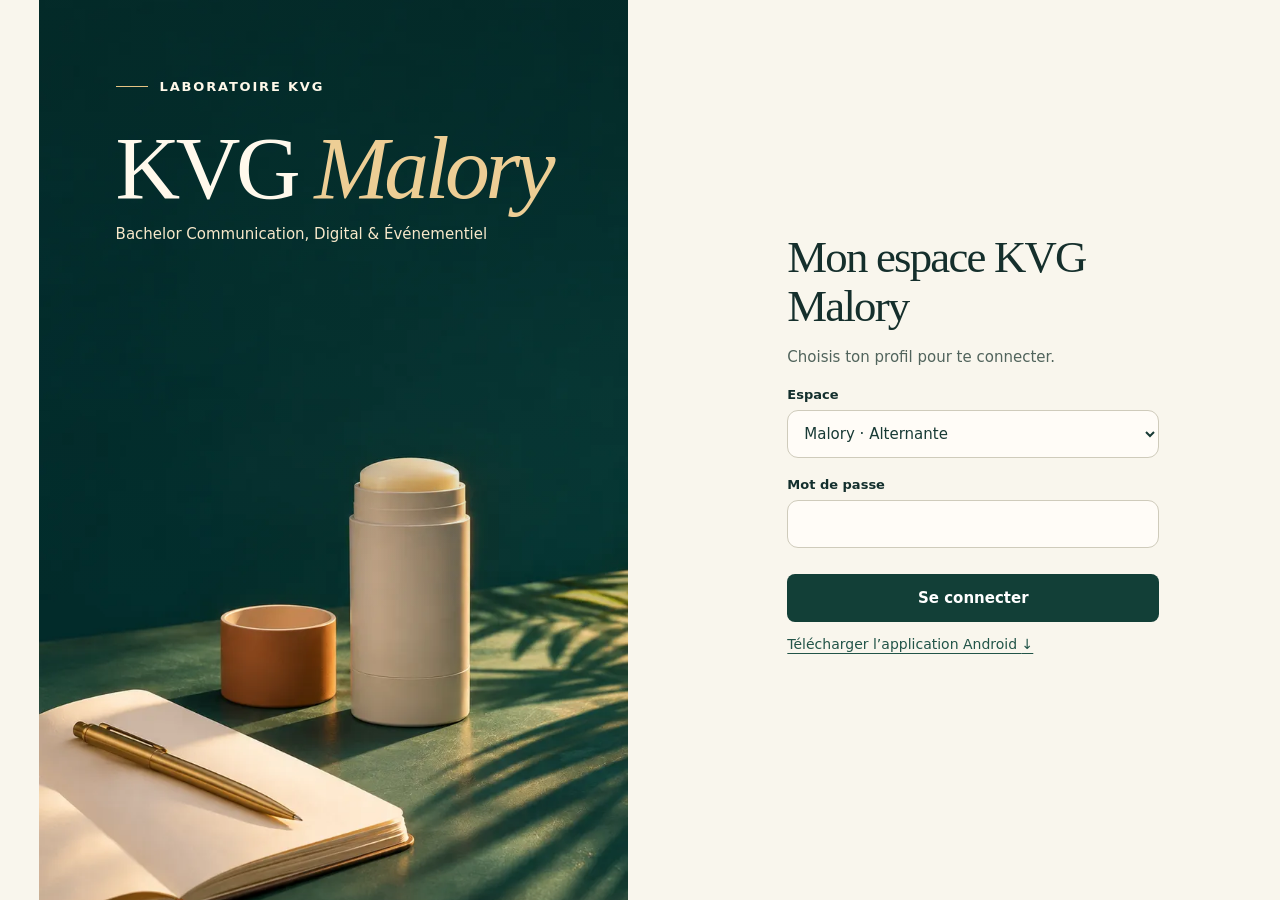
<file: malory/index.html>
<!DOCTYPE html>
<html lang="fr">
<head>
<meta charset="UTF-8"><meta name="referrer" content="no-referrer"><meta http-equiv="Content-Security-Policy" content="default-src 'none'; style-src 'self' 'unsafe-inline'; img-src 'self' data:; script-src 'self'; connect-src 'self' https://script.google.com https://script.googleusercontent.com https://*.googleusercontent.com; base-uri 'none'; object-src 'none'; frame-src 'none'; form-action 'none'">
<meta name="viewport" content="width=device-width, initial-scale=1, viewport-fit=cover">
<meta name="theme-color" content="#0d2933">
<title>KVG Malory</title>
<meta name="application-name" content="KVG Malory">
<link rel="stylesheet" href="style.css?v=5">
</head>
<body>
<div id="loading" class="loading hidden" role="status" aria-live="polite"></div>
<section id="auth" class="login"><div class="cover-pane"><div class="cover-brand">LABORATOIRE KVG</div><h1 class="cover-title">KVG <em>Malory</em></h1><p class="cover-sub">Bachelor Communication, Digital &amp; Événementiel</p></div><div class="login-card">
 <h2>Mon espace KVG Malory</h2><p class="muted">Choisis ton profil pour te connecter.</p>
 <form id="loginForm"><div class="form-field"><label for="role">Espace</label><select id="role" name="role"><option value="MALORY">Malory · Alternante</option><option value="VANESSA">Vanessa · Formation</option><option value="GUILLAUME">Administration · Évaluation et accès</option></select></div>
 <div class="form-field"><label for="pin">Mot de passe</label><input id="pin" name="pin" type="password" autocomplete="current-password" minlength="6" required></div>
 <button type="submit" class="btn full" style="margin-top:13px">Se connecter</button></form>
 <div class="msg hidden" id="loginMsg" role="status"></div>
 <a class="apk-link" href="KVG-Malory.apk" download>Télécharger l’application Android <span aria-hidden="true">↓</span></a>
 
</div></section>
<section id="accessPanel" class="login hidden" aria-labelledby="accessTitle">
 <div class="login-card access-card">
  <div class="brand"><div class="logo">KVG</div><div><strong>LABORATOIRE KVG</strong><div class="small muted">Administration</div></div></div>
  <h1 id="accessTitle">Administration</h1><section class="dk-gael"><h2>Compétences de Malory</h2><button type="button" class="btn secondary" id="notesGael">Évaluer sur 100</button></section><section class="dk-gael"><h2>Compte vendeuse</h2><button type="button" class="btn secondary" id="lierVendeuse">Relier le compte KVG Vendeuse</button></section><h2>Gestion des accès</h2>
  <p class="muted">Choisis un compte pour définir son mot de passe.</p>
  <form id="accessForm">
   <div class="form-field"><label for="accessTarget">Compte à modifier</label><select id="accessTarget" required><option value="">Choisir un compte</option><option value="MALORY">Malory</option><option value="VANESSA">Vanessa</option><option value="GUILLAUME">Administration (mon compte)</option></select></div>
   <div class="form-field hidden" id="currentAccessWrap"><label for="currentAccess">Mon mot de passe actuel</label><input id="currentAccess" type="password" autocomplete="current-password"></div>
   <div class="form-field"><label for="newAccess">Nouveau mot de passe</label><input id="newAccess" type="password" autocomplete="new-password" minlength="8" maxlength="72" required aria-describedby="accessHint"><small class="muted" id="accessHint">8 caractères minimum.</small></div>
   <div class="form-field"><label for="confirmAccess">Confirmer le nouveau mot de passe</label><input id="confirmAccess" type="password" autocomplete="new-password" minlength="8" maxlength="72" required></div>
   <div class="access-tools"><button type="button" class="btn sm secondary" id="generateAccess">Générer un mot de passe</button><button type="button" class="btn sm ghost" id="showAccess" aria-pressed="false">Afficher</button></div>
   <button type="submit" id="saveAccess" class="btn full" disabled>Enregistrer le mot de passe</button>
  </form>
  <p id="accessMsg" class="msg hidden" role="status" aria-live="polite"></p>
  <button hidden data-bio type="button" class="btn sm secondary" id="bioAdmin">Activer l’empreinte</button> <button type="button" id="exitAccess" class="btn sm ghost">Se déconnecter</button>
 </div>
</section>

<div id="app" class="app hidden"><header class="top"><div class="brand"><div class="logo">KVG</div><div><strong>KVG MALORY</strong><small>Communication · Digital · Événementiel</small></div></div><div class="top-actions"><span class="small top-name" id="profileName"></span><button hidden data-bio class="btn sm" id="bioHeader" type="button">Activer l’empreinte</button><button class="btn sm" id="reload" type="button" title="Actualiser">↻</button><button class="btn sm" id="signout" type="button">Quitter</button></div></header><div class="layout"><nav id="nav" class="side" aria-label="Navigation"></nav><main id="content" class="content" tabindex="-1"></main></div></div>
<div id="modalRoot"></div><div id="toast" class="toast hidden" role="status"></div>
<script src="app.js?v=5" defer></script>
</body>
</html>
</file>
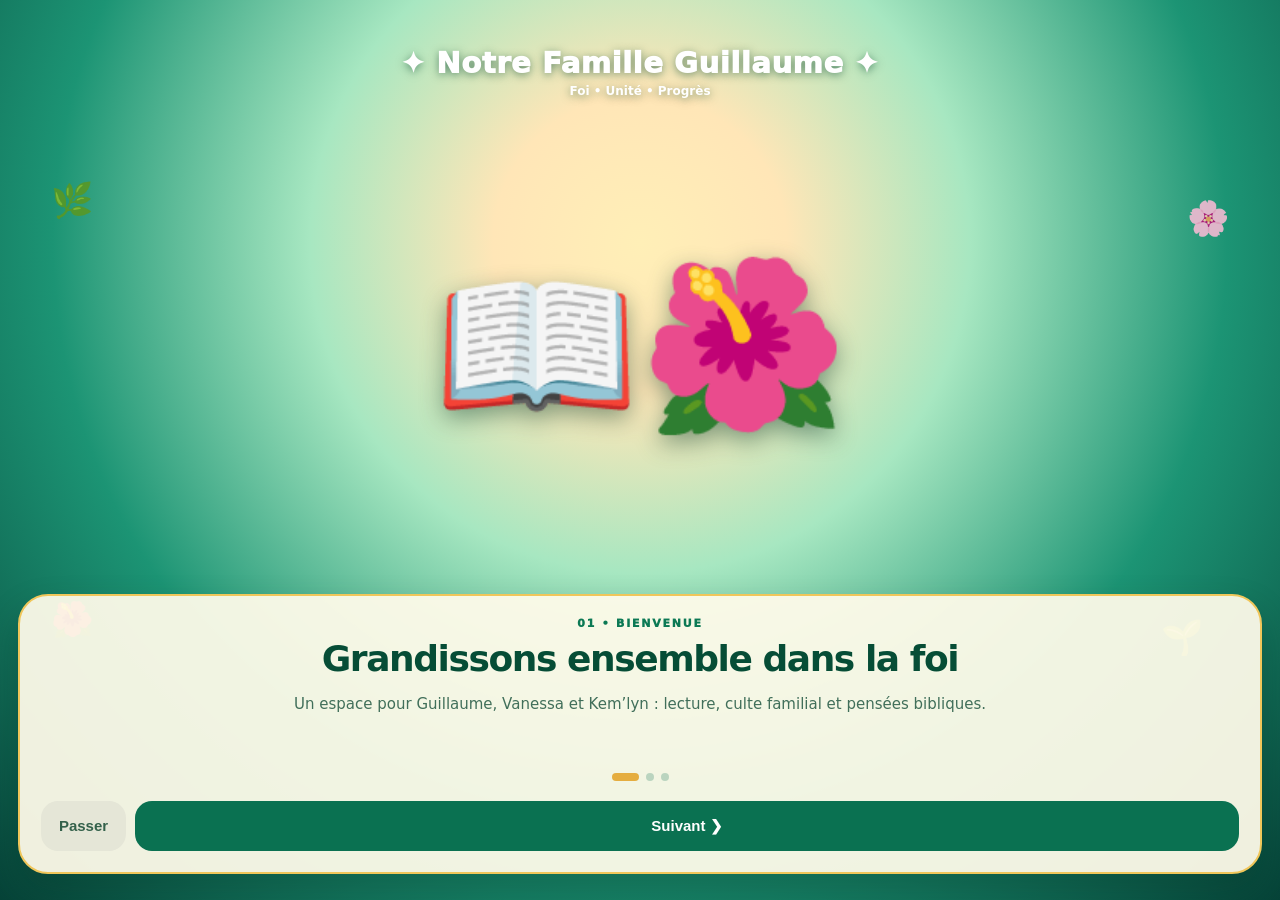
<file: famille-guillaume-android/app/src/main/assets/intro.html>
<!doctype html>
<html lang="fr"><head><meta charset="utf-8"><meta name="viewport" content="width=device-width,initial-scale=1,maximum-scale=1">
<title>Notre Famille Guillaume</title>
<style>
*{box-sizing:border-box}html,body{height:100%;margin:0;font-family:system-ui,"Segoe UI",sans-serif;color:#174335}
main{min-height:100dvh;background:radial-gradient(circle at 50% 27%,#ffefb7 0%,#ffe6b7 16%,#a7e7c1 36%,#1c9474 64%,#064338 100%);overflow:hidden;position:relative;display:flex;flex-direction:column;justify-content:space-between}
header{color:white;text-shadow:0 2px 8px #00442b88;text-align:center;padding:46px 18px 7px;position:relative;z-index:2}
header strong{display:block;font-size:clamp(20px,6vw,29px);font-weight:950;letter-spacing:.02em}header small{font-size:12px;font-weight:700}
.scenery{position:relative;text-align:center;margin:auto 0;min-height:160px;display:grid;place-items:center;filter:drop-shadow(0 8px 12px #003a2e77)}
#illustration{font-size:clamp(96px,30vw,166px);white-space:nowrap;animation:float 3.3s ease-in-out infinite}
@keyframes float{0%,100%{transform:translateY(0)}50%{transform:translateY(-10px)}}
.floral{position:absolute;font-size:34px;opacity:.85}.topLeft{top:20%;left:4%}.topRight{top:22%;right:4%}.bottomLeft{bottom:29%;left:4%}.bottomRight{bottom:27%;right:6%}
article{position:relative;z-index:3;margin:8px 18px 26px;padding:21px;border-radius:30px;background:#fffbeaef;border:2px solid #f0c65a;box-shadow:0 18px 35px #06352855;text-align:center}
.kicker{font-size:11px;font-weight:950;letter-spacing:.16em;text-transform:uppercase;color:#0c7954}h1{font-size:clamp(26px,7.5vw,36px);letter-spacing:-.04em;line-height:1.13;margin:9px 0 13px;color:#064d36}
p{font-size:15px;line-height:1.5;color:#416f5a;min-height:65px;margin:0 0 15px}
.dots{display:flex;justify-content:center;gap:7px;margin-bottom:20px}.dots i{height:8px;width:8px;background:#bad4bf;border-radius:20px}.dots i.on{width:27px;background:#e5ad40}
.actions{display:flex;gap:9px}.actions button{border:0;border-radius:17px;padding:16px 10px;font-size:15px;font-weight:850}
#skip{background:#e5e6d7;flex:0 0 85px;color:#34614b}#next{background:#0a7151;flex:1;color:#fff}
@media(max-height:650px){header{padding:20px 18px 0}.scenery{min-height:80px}#illustration{font-size:73px}article{padding:14px;margin-bottom:10px}p{min-height:0;margin-bottom:7px}}
</style></head><body>
<main>
<div class="floral topLeft">🌿</div><div class="floral topRight">🌸</div><div class="floral bottomLeft">🌺</div><div class="floral bottomRight">🌱</div>
<header><strong>✦ Notre Famille Guillaume ✦</strong><small>Foi • Unité • Progrès</small></header>
<div class="scenery"><div id="illustration">📖🌺</div></div>
<article><div class="kicker" id="kicker">01 • Bienvenue</div><h1 id="heading">Grandissons ensemble dans la foi</h1>
<p id="description">Un espace pour Guillaume, Vanessa et Kem’lyn : lecture, culte familial et pensées bibliques.</p>
<div class="dots"><i class="on"></i><i></i><i></i></div>
<div class="actions"><button id="skip">Passer</button><button id="next">Suivant ❯</button></div>
</article></main>
<script>
(function(){
var SITE='https://script.google.com/macros/s/AKfycby4lvl5sQPHuik14KFc3GNWv6zx6qu5exzndgyybti8E1ju5In1vqTC478HlxN0oh8rzw/exec';
var pages=[
['01 • Bienvenue','Grandissons ensemble dans la foi','Un espace pour Guillaume, Vanessa et Kem’lyn : lecture, culte familial et pensées bibliques.','📖🌺'],
['02 • Nos rendez-vous','Préparons nos réunions','Jeudi 18 h 45 et samedi 16 h : nos réunions, études et projets en famille.','📅✨'],
['03 • Nos progrès','Chaque pas mérite une étoile','100 points par réponse et des avatars qui progressent vers 1 000 points dans le mois.','🏆🌟']
], i=0;
function show(){
document.getElementById('kicker').textContent=pages[i][0];
document.getElementById('heading').textContent=pages[i][1];
document.getElementById('description').textContent=pages[i][2];
document.getElementById('illustration').textContent=pages[i][3];
document.getElementById('next').textContent=i===2?'Entrer dans notre espace ✓':'Suivant ❯';
document.querySelectorAll('.dots i').forEach(function(el,n){el.classList.toggle('on',n===i)});
}
function enter(){location.href=SITE}
document.getElementById('next').onclick=function(){if(i===2)enter();else{++i;show()}};
document.getElementById('skip').onclick=enter;
var startX=0;
addEventListener('touchstart',function(e){startX=e.changedTouches[0].clientX},{passive:true});
addEventListener('touchend',function(e){var d=e.changedTouches[0].clientX-startX;if(Math.abs(d)>65){i=Math.max(0,Math.min(2,i+(d<0?1:-1)));show()}},{passive:true});
})();
</script></body></html>
</file>
<file: malory/style.css>
:root{--dark:#0d2933;--teal:#008a7a;--teal-light:#e5f7f1;--paper:#f5f8f8;--white:#fff;--ink:#19333d;--muted:#607680;--border:#dfe9eb;--gold:#b87822;--red:#a83e4b;--shadow:0 8px 32px #14343c12}
*{box-sizing:border-box}body{margin:0;font:15px/1.48 system-ui,-apple-system,BlinkMacSystemFont,"Segoe UI",sans-serif;color:var(--ink);background:var(--paper)}h1,h2,h3,p{margin:0}h1{font-size:clamp(25px,3vw,36px);line-height:1.18;letter-spacing:-.8px}h2{font-size:18px}h3{font-size:15px}button,input,select,textarea{font:inherit}button{cursor:pointer}button:disabled,input:disabled{opacity:.6;cursor:not-allowed}.hidden{display:none!important}
button:focus-visible,input:focus-visible,select:focus-visible,textarea:focus-visible{outline:3px solid #4abcb1;outline-offset:2px}
.login{min-height:100vh;background:radial-gradient(circle at 20% 10%,#126a67,transparent 40%),linear-gradient(145deg,#0b2534,#153b43);display:grid;place-items:center;padding:20px}.login-card{width:min(420px,100%);background:white;border-radius:22px;padding:28px;box-shadow:0 20px 70px #0018}.logo{display:grid;place-items:center;width:48px;height:48px;border-radius:13px;background:#16b9a4;color:#092c34;font-weight:900;font-size:18px;letter-spacing:-1px}.brand{display:flex;gap:11px;align-items:center}.brand strong{letter-spacing:.3px}.eyebrow{font-size:11px;letter-spacing:1.3px;text-transform:uppercase;color:var(--teal);font-weight:850}.muted{color:var(--muted)}.small{font-size:12px}.login h1{margin-top:25px}.login p{margin-top:9px}.form-field{display:grid;gap:6px;margin:13px 0}.form-field label{font-size:13px;font-weight:700}.form-field input,.form-field select,.form-field textarea,.date-in{width:100%;min-width:0;border-radius:11px;border:1px solid #cbdcdd;background:#fff;padding:11px 12px;color:var(--ink)}.form-field textarea{min-height:86px;resize:vertical}.form-grid{display:grid;grid-template-columns:1fr 1fr;gap:0 12px}.btn{border:0;background:var(--teal);color:white;border-radius:11px;padding:11px 15px;font-weight:760;display:inline-flex;align-items:center;gap:7px;justify-content:center;min-height:41px}.btn:hover{filter:brightness(.95)}.btn.secondary{background:var(--teal-light);color:#087468}.btn.ghost{background:white;color:var(--ink);border:1px solid #cbdcde}.btn.danger{background:#fff0f1;color:var(--red)}.btn.sm{min-height:35px;padding:7px 11px;font-size:13px}.btn.full{width:100%}.btn+.btn{margin-left:5px}.msg{padding:12px;border-radius:11px;margin-top:13px;font-size:13px;background:#e9f7f3;color:#096857}.msg.error{background:#fff0f1;color:#a22c3a}.app{min-height:100vh}.top{height:76px;background:var(--dark);color:#fff;display:flex;align-items:center;justify-content:space-between;gap:10px;padding:12px max(18px,calc((100vw - 1200px)/2));position:sticky;top:0;z-index:20}.top .brand small{display:block;color:#b8d5d2}.top-actions{display:flex;align-items:center;gap:8px}.top .btn{background:#2a4d58;color:white}.layout{max-width:1220px;margin:auto;padding:24px 18px 60px;display:grid;grid-template-columns:218px minmax(0,1fr);gap:23px}.side{align-self:start;background:white;padding:11px;border:1px solid var(--border);border-radius:18px;position:sticky;top:98px;box-shadow:var(--shadow)}.navbutton{width:100%;border:0;background:transparent;border-radius:11px;padding:13px 12px;margin:2px 0;display:flex;gap:9px;align-items:center;color:#526c78;font-weight:720;text-align:left}.navbutton:hover{background:#f0f6f5}.navbutton.active{background:#dff6ef;color:#006c5f}.content{min-width:0}.page-head{display:flex;justify-content:space-between;align-items:center;gap:14px;margin-bottom:19px;flex-wrap:wrap}.page-head p{margin-top:6px;color:var(--muted)}.toolbar{display:flex;gap:8px;align-items:center;flex-wrap:wrap}.card{background:white;border:1px solid var(--border);border-radius:17px;padding:20px;box-shadow:0 2px 10px #142e3b09;margin-bottom:16px}.card-head{display:flex;align-items:center;justify-content:space-between;gap:12px;margin-bottom:13px;flex-wrap:wrap}.card h2{margin-bottom:7px}.statgrid{display:grid;grid-template-columns:repeat(3,minmax(0,1fr));gap:13px;margin-bottom:16px}.stat{background:white;border:1px solid var(--border);border-radius:14px;padding:17px}.stat b{display:block;font-size:28px;letter-spacing:-.8px;line-height:1.1}.stat span{display:block;color:var(--muted);font-size:12px;margin-top:7px}.stat.primary{background:#0a6962;border-color:#0a6962;color:white}.stat.primary span{color:#e0f9f1}.twocol{display:grid;grid-template-columns:1.12fr .88fr;gap:16px}.hero{background:linear-gradient(125deg,#0a5e5d,#104048);color:white;border-radius:19px;padding:23px;margin-bottom:16px}.hero h1{font-size:27px}.hero .muted{color:#c8eae6}.hero .chip{background:#ffffff2c;color:white}.chips{display:flex;flex-wrap:wrap;gap:7px;margin-top:9px}.chip{display:inline-block;border-radius:999px;background:#eef3f5;color:#596d77;padding:5px 9px;font-size:11px;font-weight:720}.chip.ok{background:#d9f4e6;color:#087449}.chip.warn{background:#fff2d9;color:#876123}.chip.blue{background:#e9effa;color:#355f9d}.chip.red{background:#ffeded;color:#a03d47}.hero .chip.ok{background:#c8f3df;color:#065d40}.presence-box{display:flex;gap:14px;align-items:center;border:2px solid #b5e7d9;border-radius:15px;padding:15px;background:#f0fbf7;margin-top:16px;color:#073f36}.presence-box input{width:27px;height:27px;accent-color:#048b75;flex:none}.presence-box label{font-size:16px;font-weight:770;cursor:pointer}.presence-box small{display:block;font-size:12px;font-weight:450;color:#58736b;margin-top:3px}.presence-box.locked{border-color:#e0e8eb;background:#f4f6f7}.presence-box.locked label{cursor:default}.shift{border:1px solid var(--border);border-radius:13px;background:#fafcfc;padding:13px;display:flex;justify-content:space-between;align-items:center;gap:12px;margin-top:9px}.shift strong{display:block}.shift .sub{font-size:12px;color:var(--muted);margin-top:3px}.day{border-top:1px solid var(--border);padding:15px 0;display:grid;grid-template-columns:145px minmax(0,1fr);gap:10px}.day:first-child{border:0;padding-top:0}.day-label strong{display:block}.day-label span{font-size:12px;color:var(--muted)}.day .shift{margin:0 0 7px}.item{padding:16px 0;border-top:1px solid var(--border)}.item:first-child{border:0;padding-top:0}.item:last-child{padding-bottom:0}.item p{font-size:13px;color:#486572;margin-top:7px;white-space:pre-wrap;overflow-wrap:anywhere}.item strong{overflow-wrap:anywhere}.item-head{display:flex;justify-content:space-between;gap:10px;align-items:flex-start;flex-wrap:wrap}.item-actions{display:flex;flex-wrap:wrap;gap:7px;margin-top:11px}.item-actions .btn+.btn{margin:0}.empty{padding:22px;text-align:center;color:var(--muted);background:#f9fcfb;border:1px dashed #d5e1e3;border-radius:12px}.notice{padding:12px 14px;background:#e7f6f1;color:#126b5e;border-radius:11px;font-size:13px;line-height:1.5}.notice.warning{background:#fff5e7;color:#7b5828}.progress{height:11px;background:#e8eef0;border-radius:50px;overflow:hidden;margin:13px 0 6px}.progress>span{display:block;height:100%;background:var(--teal);border-radius:50px}.goal-title{font-size:17px;font-weight:800}.goal-info{display:flex;justify-content:space-between;gap:8px;align-items:center;flex-wrap:wrap;margin-bottom:9px}.criteria{margin-top:10px;background:#f6faf9;border-radius:11px;padding:12px;font-size:13px;white-space:pre-wrap;overflow-wrap:anywhere}.skill{display:grid;grid-template-columns:1fr auto;gap:8px 13px;align-items:center}.skill small{display:block;color:var(--muted);margin-top:4px}.skill p{font-size:13px;color:#49606b;margin-top:7px}.skill .btn{grid-row:1/span 2;grid-column:2}.tablewrap{overflow:auto}table{border-collapse:collapse;width:100%;min-width:580px}th,td{text-align:left;padding:11px 9px;border-bottom:1px solid var(--border);font-size:13px;vertical-align:top}th{color:#607782;font-size:11px;text-transform:uppercase;letter-spacing:.6px}.modalbg{position:fixed;inset:0;background:#092333ae;z-index:60;display:grid;place-items:center;padding:15px}.modal{background:white;border-radius:18px;width:min(680px,100%);max-height:88vh;overflow:auto;padding:22px;box-shadow:0 25px 80px #0015}.modal h2{font-size:21px}.modal-actions{display:flex;justify-content:flex-end;flex-wrap:wrap;gap:8px;margin-top:19px}.modal-actions .btn+.btn{margin:0}.loading{position:fixed;left:50%;bottom:max(1rem,env(safe-area-inset-bottom));transform:translateX(-50%);padding:.48rem .85rem;border-radius:1rem;background:#123f39;color:white;font-size:.85rem;line-height:1.3;white-space:nowrap;pointer-events:none;z-index:100}.toast{position:fixed;bottom:22px;right:18px;background:#0c4850;color:white;border-radius:12px;padding:13px 17px;z-index:90;box-shadow:0 8px 24px #0025;max-width:350px}.right{text-align:right}.separator{height:1px;background:var(--border);margin:18px 0}.footnote{font-size:12px;color:#6a808a;margin-top:10px}
@media(max-width:880px){.layout{display:block;padding:17px 12px 65px}.side{position:relative;top:0;display:flex;overflow:auto;gap:4px;white-space:nowrap;margin-bottom:19px;padding:6px}.navbutton{width:auto;flex:none;margin:0;padding:10px;font-size:13px}.twocol{grid-template-columns:1fr}.statgrid{grid-template-columns:repeat(2,minmax(0,1fr))}.top{height:66px;padding:10px 13px}.top .brand small{display:none}}
@media(max-width:540px){.page-head{align-items:flex-start}.card{padding:15px}.statgrid{grid-template-columns:1fr 1fr}.stat b{font-size:24px}.hero{padding:18px}.hero h1{font-size:24px}.day{grid-template-columns:1fr;gap:8px}.form-grid{grid-template-columns:1fr}.top-actions .top-name{display:none}.top .logo{width:40px;height:40px}.shift{align-items:flex-start}.skill{grid-template-columns:1fr}.skill .btn{grid-column:1;grid-row:auto;justify-self:start}.side{display:grid;grid-template-columns:repeat(3,minmax(0,1fr));gap:4px;overflow:visible;white-space:normal;padding:6px}.navbutton{display:flex;flex-direction:column;align-items:center;text-align:center;justify-content:center;font-size:11px;line-height:1.15;min-height:56px;padding:6px 3px;gap:3px}.navbutton span{font-size:17px}}

.pc-section{margin:20px 0}.pc-goals,.pc-two{display:grid;grid-template-columns:repeat(2,minmax(0,1fr));gap:15px}.pc-goals>.card{margin:0;overflow-wrap:anywhere}.pc-count{display:inline-grid;place-items:center;min-width:1.6em;border-radius:20px;color:#145c56;background:#e6f5ef;font-size:13px}.pc-repere,.pc-next{padding:13px 15px;border-left:3px solid #329282;background:#f0f7f4;margin-top:12px;border-radius:0 9px 9px 0}.pc-repere progress{width:100%;height:7px;accent-color:#168674;display:block;margin:7px 0}.pc-next strong,.pc-next small,.pc-number span,.pc-date{display:block}.pc-spot{border-top:3px solid #389582}.pc-facts{display:flex;flex-wrap:wrap;gap:4px 18px;margin:7px 0;font-size:13px}.pc-facts b{color:#115d57}.pc-numbers{display:grid;grid-template-columns:repeat(4,minmax(0,1fr));gap:8px;margin:16px 0}.pc-number{background:#edf6f2;border-radius:10px;padding:12px}.pc-number strong{font-size:22px;font-variant-numeric:tabular-nums}.pc-number span,.pc-month,.pc-date+small{font-size:12px;color:#48635f}.pc-month input{display:block;max-width:100%;border:1px solid var(--border);border-radius:8px;padding:6px;color:var(--ink);background:#fff}.pc-bar{display:grid;grid-template-columns:minmax(90px,1fr) 1fr 3ch;gap:8px;align-items:center;font-size:12px;margin:6px 0}.pc-bar>i{height:7px;background:#e7f0ed;border-radius:5px;overflow:hidden}.pc-bar>i>i{display:block;height:100%;background:#338d80}.pc-bar b{text-align:right}.pc-line{display:flex;align-items:baseline;justify-content:space-between;flex-wrap:wrap;gap:8px;border-bottom:1px solid var(--border);padding:7px 0;font-size:13px}.pc-date{font-size:18px}.card details{margin-top:14px}.card summary{cursor:pointer;color:#086659}.pc-plan{border:1px solid #bfdbd3;border-radius:12px;padding:12px 14px;margin:14px 0}.pc-plan legend{padding:0 6px;font-weight:700;color:#13675c}.pc-plan label{display:block;font-size:13px;font-weight:600;margin:5px 0}.pc-plan input,.pc-plan select{display:block;width:100%;min-width:0;padding:9px;border:1px solid var(--border);border-radius:8px;background:white;color:var(--ink)}.pc-plan [hidden]{display:none}#planError{color:var(--red);margin-top:8px}.pc-two>*{min-width:0}@media(max-width:700px){.pc-goals,.pc-two{grid-template-columns:1fr}.pc-numbers{grid-template-columns:1fr 1fr}.pc-spot .card-head{flex-wrap:wrap}.pc-month{max-width:100%}.pc-plan .form-grid{grid-template-columns:1fr}}
.access-card{width:min(480px,100%)}.access-tools{display:flex;flex-wrap:wrap;gap:8px;margin:12px 0}.access-card #exitAccess{margin-top:14px}.access-card .msg{overflow-wrap:anywhere}.access-card form{margin-top:16px}
#auth.login{display:grid;grid-template-columns:minmax(290px,1fr) minmax(330px,.92fr);background:#f9f6ed;padding:0;min-height:100svh;color:#132f2d}
#auth.hidden{display:none}.cover-pane{position:relative;background:#0a3935 url("couverture.webp") center 65%/cover no-repeat;min-height:100svh;color:#fff8e9;padding:clamp(30px,6vw,100px);display:flex;flex-direction:column;align-items:flex-start;justify-content:flex-start}
.cover-pane:before{content:"";position:absolute;inset:0;background:linear-gradient(180deg,#06252266,transparent 68%);pointer-events:none}.cover-pane>*{position:relative}
.cover-brand{font-size:13px;letter-spacing:.14em;font-weight:750;display:flex;align-items:center;gap:12px}.cover-brand:before{content:"";width:32px;height:1px;background:#efc901;background:#e6c484}
.cover-title{font-family:Georgia,serif;font-weight:400;letter-spacing:-.05em;line-height:1.04;font-size:clamp(55px,7vw,106px);margin:clamp(52px,8vh,110px) 0 0;color:#fff9ec}.cover-title em{color:#edce95;font-weight:400}.cover-sub{font-size:15px;margin-top:18px;color:#f7e8ca}
#auth .login-card{justify-self:center;width:min(420px,100%);background:transparent;box-shadow:none;border:0;padding:clamp(22px,4vw,50px) 24px}
#auth .login-card h2{font-family:Georgia,serif;font-size:clamp(32px,3.5vw,48px);font-weight:400;line-height:1.1;letter-spacing:-.04em;margin:0 0 14px;color:#152f2c}
#auth .form-field{margin-top:17px}#auth .login-card select,#auth .login-card input{background:#fffcf7;border:1px solid #cfcbbb;color:#183a35;min-height:48px}
#auth .btn.full{border:0;border-radius:8px;background:#123f37;color:white;min-height:48px}
#auth .login-card .muted{color:#51645c}
#bioHeader[hidden],#bioAdmin[hidden]{display:none}
@media(max-width:740px){#auth.login{grid-template-columns:1fr;align-content:start}.cover-pane{min-height:250px;padding:24px 25px;background-position:50% 68%}.cover-title{margin:33px 0 0;font-size:54px}.cover-sub{margin:8px 0 0;font-size:13px}.cover-brand{font-size:11px}#auth .login-card{padding:24px 25px 38px;width:min(510px,100%)}#auth .login-card h2{font-size:31px}.top-actions{gap:5px;flex-wrap:wrap;}#bioHeader{font-size:11px;padding:6px}.cover-pane:before{background:linear-gradient(90deg,#082b26df,#082b2600)}}
@media(prefers-reduced-motion:reduce){*{scroll-behavior:auto!important;animation-duration:.01ms!important}}

.apk-link{display:inline-block;padding:12px 0;color:#225448;text-decoration:underline;text-underline-offset:4px;font-size:14px}.app-native .apk-link{display:none}

.q-grid,.q-stats{display:grid;gap:10px;margin-top:14px;grid-template-columns:repeat(4,minmax(0,1fr))}.q-stats{grid-template-columns:repeat(auto-fit,minmax(110px,1fr))}.q-tab{cursor:pointer;text-align:left;border:1px solid #c5d9d5;border-radius:12px;background:#fff;color:#163f40;padding:13px;display:grid;gap:4px;font:inherit}.q-tab[aria-pressed=true]{background:#075c55;color:white;border-color:#075c55}.q-tab span,.q-tab small{font-size:.84rem}.q-tab:focus-visible,.q-details summary:focus-visible{outline:3px solid #d19a41;outline-offset:2px}.day-label .q-hours{display:inline-block;width:fit-content;border-radius:8px;background:#e1f3ed;padding:3px 9px;color:#075c55;font-size:14px}.q-note{white-space:pre-wrap;overflow-wrap:anywhere;margin:10px 0}.q-details summary,.q-routine summary{cursor:pointer;font-weight:700}.q-routine{padding:12px 0;border-top:1px solid #d4e4df}.q-routine small{color:var(--muted);font-weight:400}.q-routine input{width:auto;height:auto}.card-head select#taskFilter{width:auto;max-width:100%}.pc-plan label{display:grid;gap:4px}.pc-plan select{max-width:100%}@media(max-width:680px){.q-grid,.q-stats{grid-template-columns:repeat(2,minmax(0,1fr))}.q-tab{padding:10px}.q-tab small{font-size:.75rem}.card-head{flex-wrap:wrap}}

.dk-hero{background:linear-gradient(105deg,#103e38 10%,#145048 65%,#286655);color:#fcf4de;border-radius:22px;overflow:hidden;position:relative;margin-bottom:16px}.dk-hero-copy{position:relative;padding:clamp(24px,5vw,50px);max-width:650px}.dk-kicker{font-size:11px;letter-spacing:.13em;font-weight:800;color:#387168;margin:0 0 9px}.dk-hero .dk-kicker{color:#c4e7cc}.dk-hero h1{font:normal clamp(34px,5.2vw,60px)/1.03 Georgia,serif;letter-spacing:-.045em;color:#fff6da;margin:8px 0 12px}.dk-hero p{color:#eef5ea;font-size:16px;max-width:360px}.dk-track{margin-top:22px;display:grid;gap:5px;max-width:230px;font-size:12px}.dk-track progress,.dk-record progress{width:100%;height:9px;accent-color:#e1b966}.dk-home-grid,.dk-cycles{display:grid;grid-template-columns:repeat(2,minmax(0,1fr));gap:14px}.dk-next h2,.dk-record h2,.dk-detail>h2{font:normal clamp(25px,3vw,34px)/1.1 Georgia,serif;color:#24453c;letter-spacing:-.025em}.dk-next p,.dk-record p{margin-top:8px}.card.dk-record{background:#fbf5df;border-color:#e5d7a7}.dk-record small,.dk-line small,.dk-stat small{display:block;color:#546962;font-size:12px;margin-top:4px}.dk-record progress{accent-color:#9a691c;max-width:260px}.dk-stats{display:grid;grid-template-columns:repeat(auto-fit,minmax(110px,1fr));gap:12px;margin:14px 0}.dk-stat{background:#f2f7f4;border-radius:11px;padding:12px}.dk-stat strong{display:block;color:#07584c;font-size:25px;line-height:1.1}.dk-stat span{display:block;font-weight:650;font-size:13px;margin-top:5px}.dk-amount{color:#085f51;font-size:20px}.dk-line,.dk-cycle-head{display:flex;align-items:center;justify-content:space-between;gap:10px}.dk-line{padding:10px 0;border-bottom:1px solid #e0e9e3}.dk-line b{white-space:nowrap}.dk-info{margin-top:12px}.dk-info summary{color:#216658;font-weight:700;cursor:pointer}.dk-tabs{display:flex;flex-wrap:wrap;gap:6px;margin:8px 0 16px}.dk-tabs button,.dk-step{background:#fff;color:#24483f;border:1px solid #cbdcd0;border-radius:10px;padding:9px 12px;font:inherit;cursor:pointer}.dk-tabs button[aria-pressed=true]{background:#155a4d;color:white;border-color:#155a4d}.dk-detail{border-left:5px solid #b78e49}.dk-detail h3,.dk-charts h3{margin:18px 0 6px}.dk-detail li{margin:6px 0}.dk-detail ol{padding-left:22px}.dk-gain{margin:12px 0;padding:12px;border-radius:9px;background:#f7f3e5;color:#604b20}.dk-cycle{border:1px solid #d2e2db;background:#fff;border-radius:16px;padding:15px;min-width:0}.dk-cycle-head{margin:0 0 10px}.dk-cycle-head h3{font-size:16px;color:#174e43}.dk-cycle-head>span{font-size:11px;color:#58695c}.dk-step{display:flex;align-items:center;width:100%;gap:10px;margin:6px 0;text-align:left}.dk-step.selected{background:#e9f4ef;border-color:#458775}.dk-step i{font-style:normal;background:#edf3e8;border-radius:50%;width:30px;height:30px;display:grid;place-items:center;flex:none}.dk-step span{flex:1}.dk-step small,.dk-step b{display:block}.dk-step small,.dk-step em{font-size:11px;font-style:normal}.dk-legend{display:flex;gap:14px;flex-wrap:wrap}.dk-legend span{display:flex;align-items:center;gap:5px;font-size:13px}.dk-legend i{width:9px;height:9px;border-radius:100%}.dk-charts svg{display:block;width:100%;max-height:220px}.dk-charts text{font:11px sans-serif;fill:#40584e}.dk-gael{margin:12px 0 20px;padding:14px;border-radius:12px;background:#eaf3ef}.dk-gael h2{font-size:19px}.dk-gael .btn{margin-top:7px}.dk-hero .dk-track span{color:#eef9df}@media(max-width:680px){.dk-home-grid,.dk-cycles{grid-template-columns:1fr}.dk-home-grid{gap:0}.dk-hero-copy{padding:23px}.dk-stats{grid-template-columns:repeat(2,minmax(0,1fr))}.dk-stat strong{font-size:21px}.dk-cycle-head{align-items:flex-start}.dk-step em{max-width:72px}.dk-charts text{font-size:13px}}

.dk-hero{background:linear-gradient(90deg,#073e34 0%,#0a453bf2 48%,#103c3055 88%),url("couverture.webp") 87% 58%/cover no-repeat}

.vh-hero{min-height:0;padding:clamp(1.6rem,5vw,4rem);margin-bottom:1rem}.vh-hero .dk-hero-copy{max-width:47rem}.vh-hero h1{font-size:clamp(2.4rem,5.8vw,4.6rem);line-height:1.03}.vh-hero-foot,.vh-bilan{display:flex;align-items:center;flex-wrap:wrap;gap:.7rem 1.2rem}.vh-hero-foot{margin-top:1.3rem}.vh-prize{color:#fff3cf}.vh-prize b{display:block;font-size:1.7rem;line-height:1.15}.vh-chip,.vh-stepgain{color:#714a12;background:#fbf1d8;padding:.3rem .65rem;border-radius:1rem;font-size:.9rem;white-space:nowrap}.vh-primes{display:grid;grid-template-columns:repeat(3,minmax(0,1fr));gap:.75rem}.vh-primes button{display:grid;gap:.35rem;align-content:start;text-align:left;border:1px solid #c8dcd4;border-radius:.8rem;background:#f4f9f6;color:#143e36;padding:1rem;cursor:pointer;font:inherit}.vh-primes button:hover,.vh-primes button:focus-visible{background:#e6f3ed;border-color:#167668}.vh-primes strong{font-size:1.5rem;color:#805614}.vh-primes small,.vh-primes span,.vh-meta{color:#47685d;font-size:.82rem}.vh-meta{font-weight:700;letter-spacing:.06em}.vh-two{display:grid;grid-template-columns:1fr 1fr;gap:.6rem}.vh-level progress{width:100%;accent-color:#9d722a;margin:.8rem 0 .4rem}.vh-level small{display:block;color:#526963}.vh-bilan{margin-top:1rem}.vh-bilan span{display:flex;gap:.4rem;align-items:baseline;flex-wrap:wrap}.vh-notice{padding:.7rem 1rem;background:#edf6f2;border-left:3px solid #679c8a}.vh-ledger{margin-top:1rem}.vh-ledger caption{text-align:left;font-weight:700;padding:.6rem 0}.vh-ledger th{white-space:normal}.vh-ledger th,.vh-ledger td{padding:.6rem .4rem}.vh-ledger td:nth-child(5),.vh-ledger td:last-child{color:#086252;font-weight:700}.vh-weektotal{display:flex;align-items:center;justify-content:space-between;gap:1rem;padding-bottom:.85rem}.vh-weektotal small,.vh-day small{display:block}.vh-weektotal strong{font-size:2rem;color:#06645c}.vh-day{border-top:1px solid #dbe8e3}.vh-day summary,.vh-fixed{display:grid;grid-template-columns:minmax(7rem,1fr) minmax(5rem,2fr) minmax(4rem,auto) 1rem;align-items:center;gap:.65rem;padding:.7rem .2rem}.vh-day summary{list-style:none;cursor:pointer}.vh-day summary::-webkit-details-marker{display:none}.vh-day summary:after{content:'+';font-size:1.2rem;color:#146b5e}.vh-day[open]>summary:after{content:'−'}.vh-day small{font-weight:500;font-size:.75rem;color:#146b5e}.vh-day b{justify-self:end}.vh-slots{padding:0 .4rem .7rem}.vh-stepgain{display:inline-block;font-style:normal;margin:.25rem 0}.vh-week .small{margin:.6rem 0 0}.vh-bilan b{color:#174a40}.dk-step span>small,.dk-step span>b{display:block}
@media(max-width:720px){.vh-primes{grid-template-columns:1fr}.vh-primes button{grid-template-columns:1fr auto;align-items:center}.vh-primes small,.vh-primes span{grid-column:1/-1}.vh-primes strong{font-size:1.1rem}.vh-day summary,.vh-fixed{grid-template-columns:minmax(4.2rem,1fr) minmax(4rem,1.2fr) auto .6rem;gap:.35rem;font-size:.88rem}.vh-weektotal p{max-width:12rem}.vh-ledger table,.vh-ledger tbody{display:block}.vh-ledger table{min-width:0;width:100%}.vh-ledger thead{position:absolute;clip-path:inset(100%);width:1px;height:1px;overflow:hidden}.vh-ledger tr{display:grid;grid-template-columns:repeat(3,minmax(0,1fr));gap:.45rem;background:#f1f7f4;border-radius:.8rem;margin:.5rem 0;padding:.75rem}.vh-ledger tbody td{padding:0;border:0;overflow-wrap:anywhere;font-size:.93rem;min-width:0}.vh-ledger td:before{content:attr(data-label);display:block;font-size:.7rem;color:#4d6962}.vh-ledger caption{display:block}.vh-prize b{font-size:1.45rem}}
</file>
